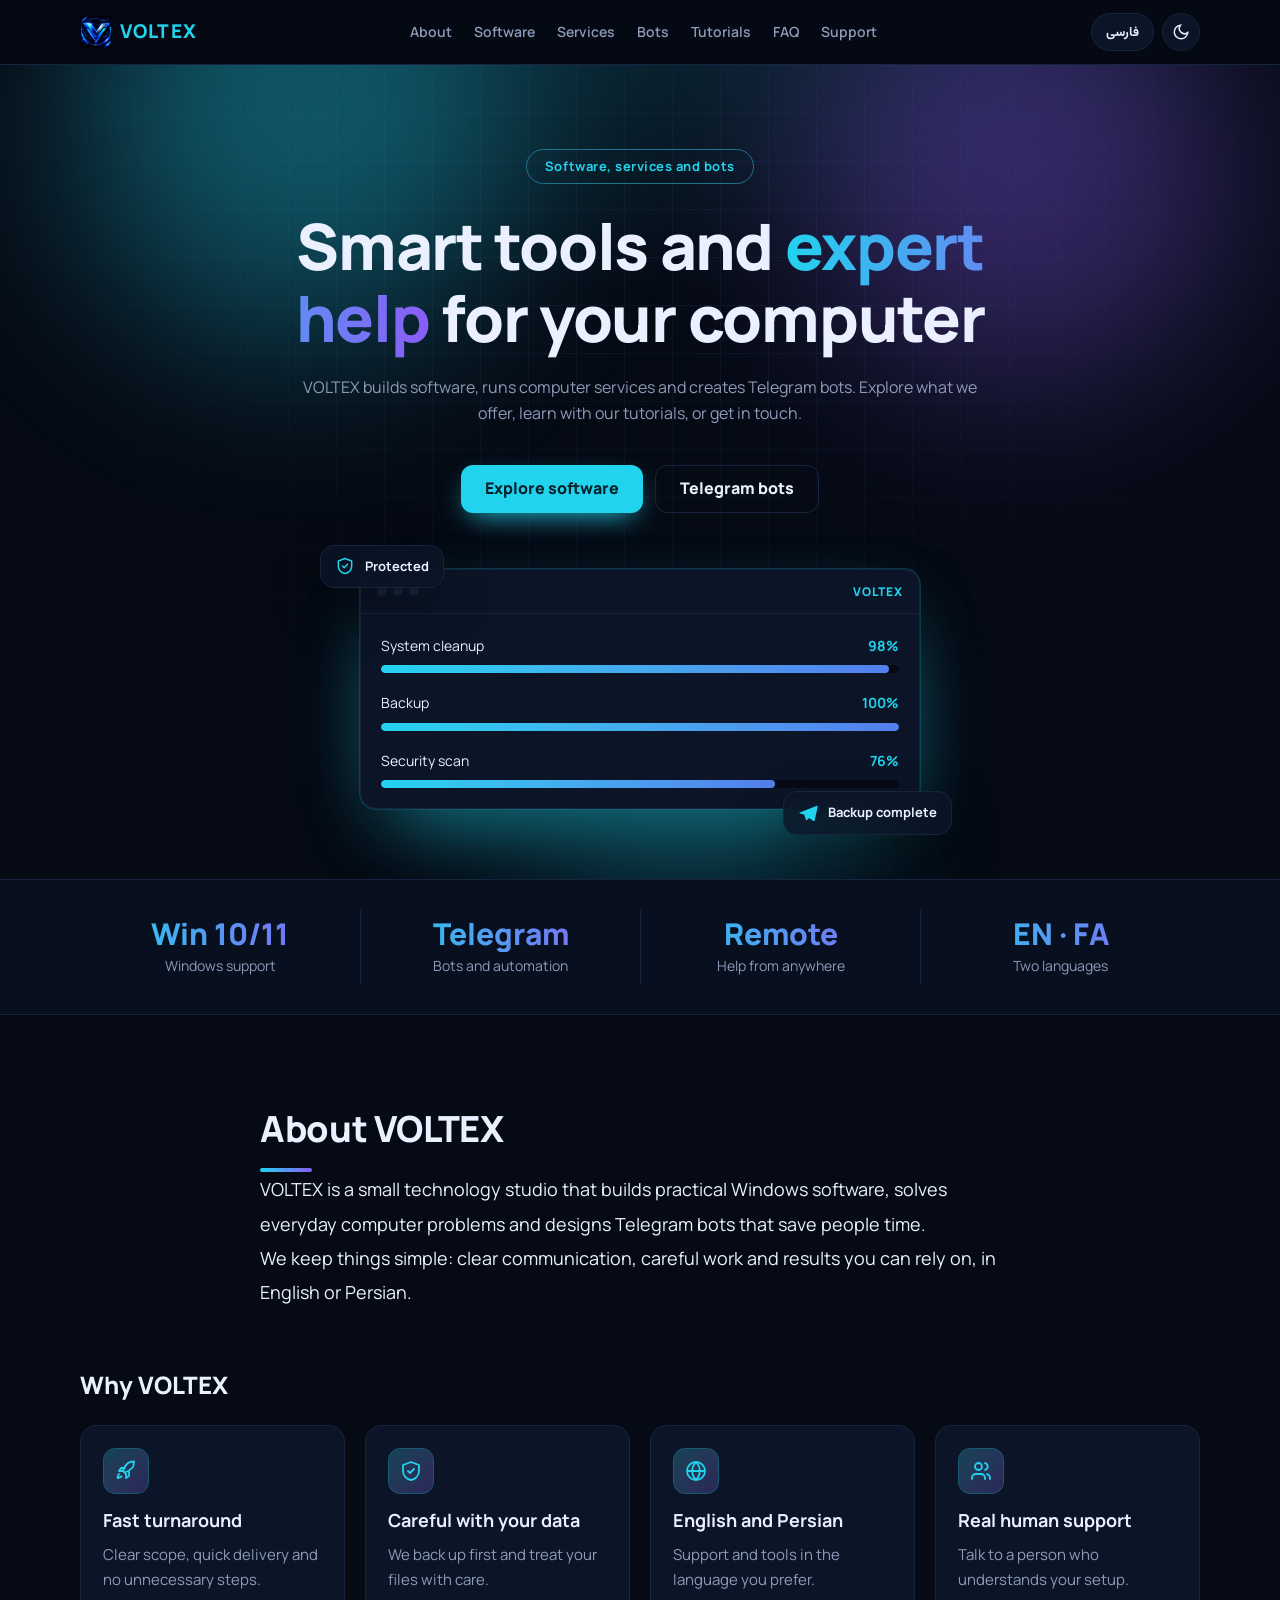
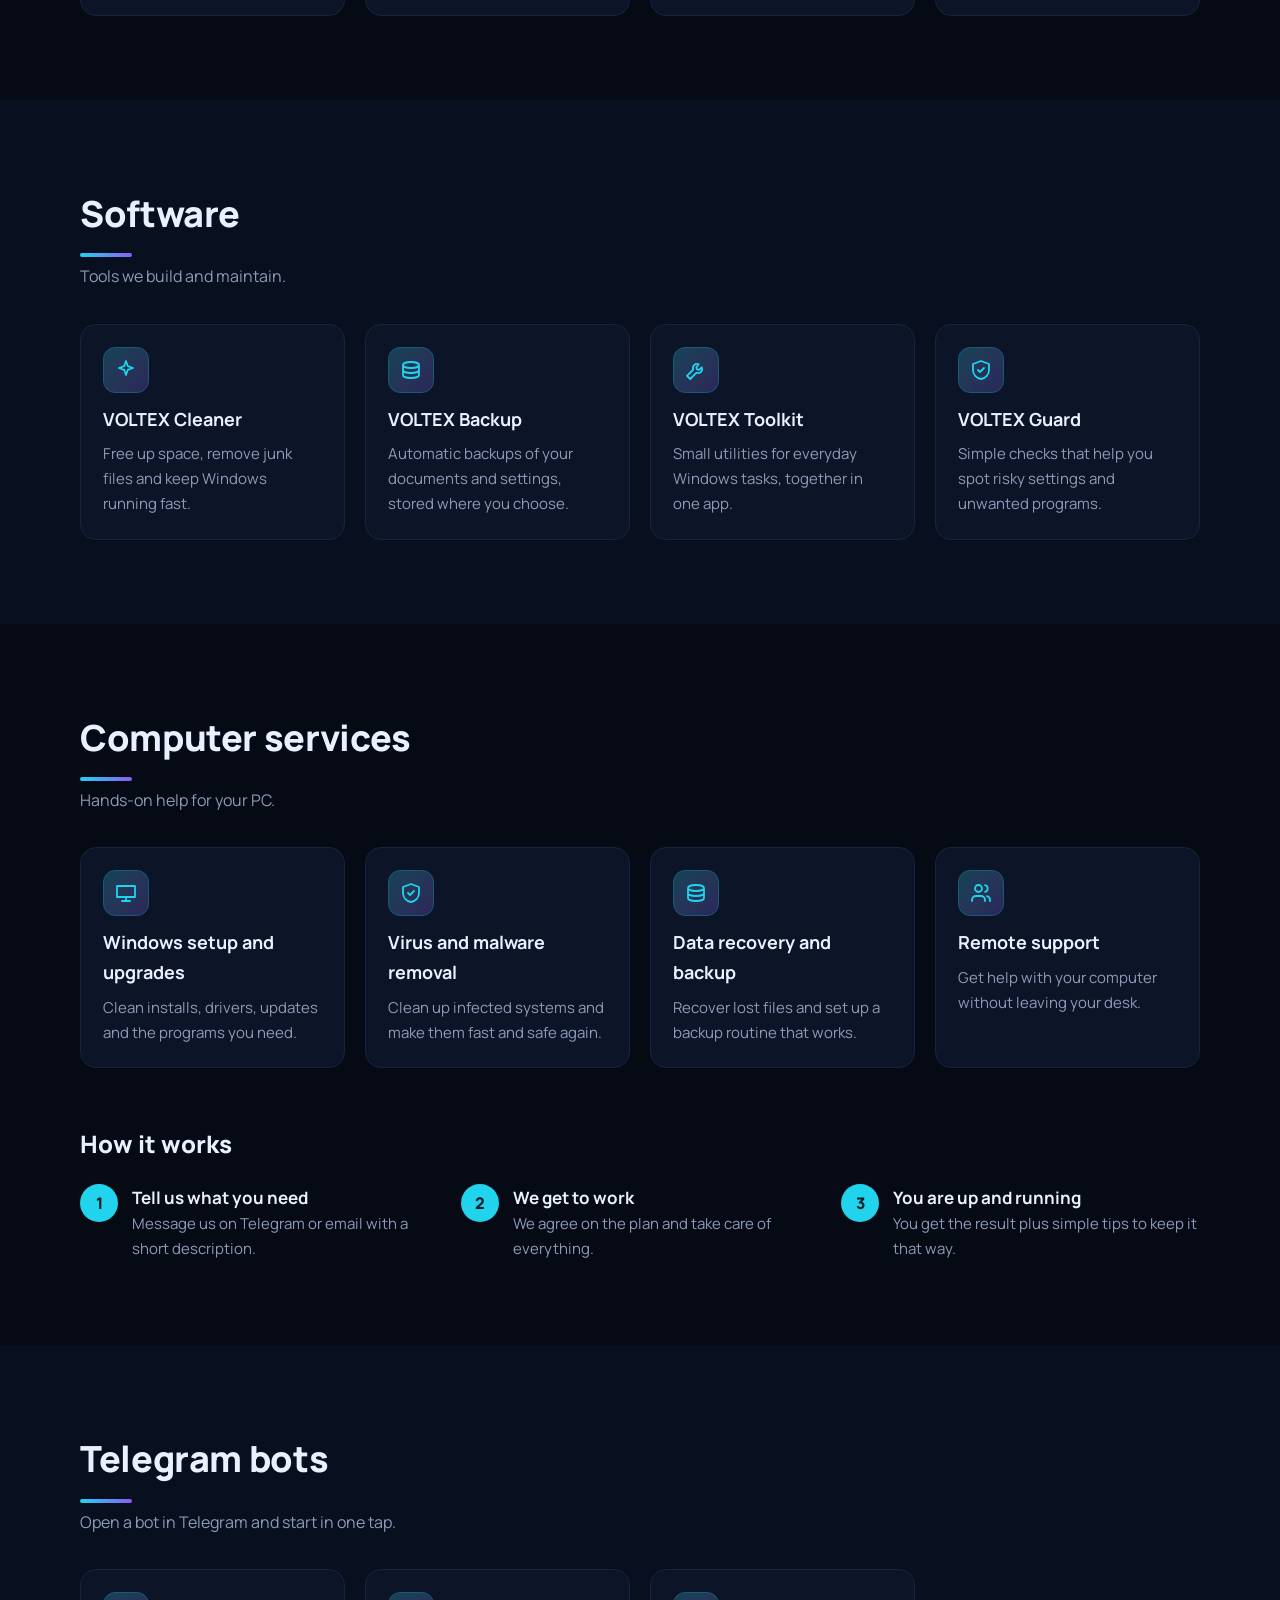
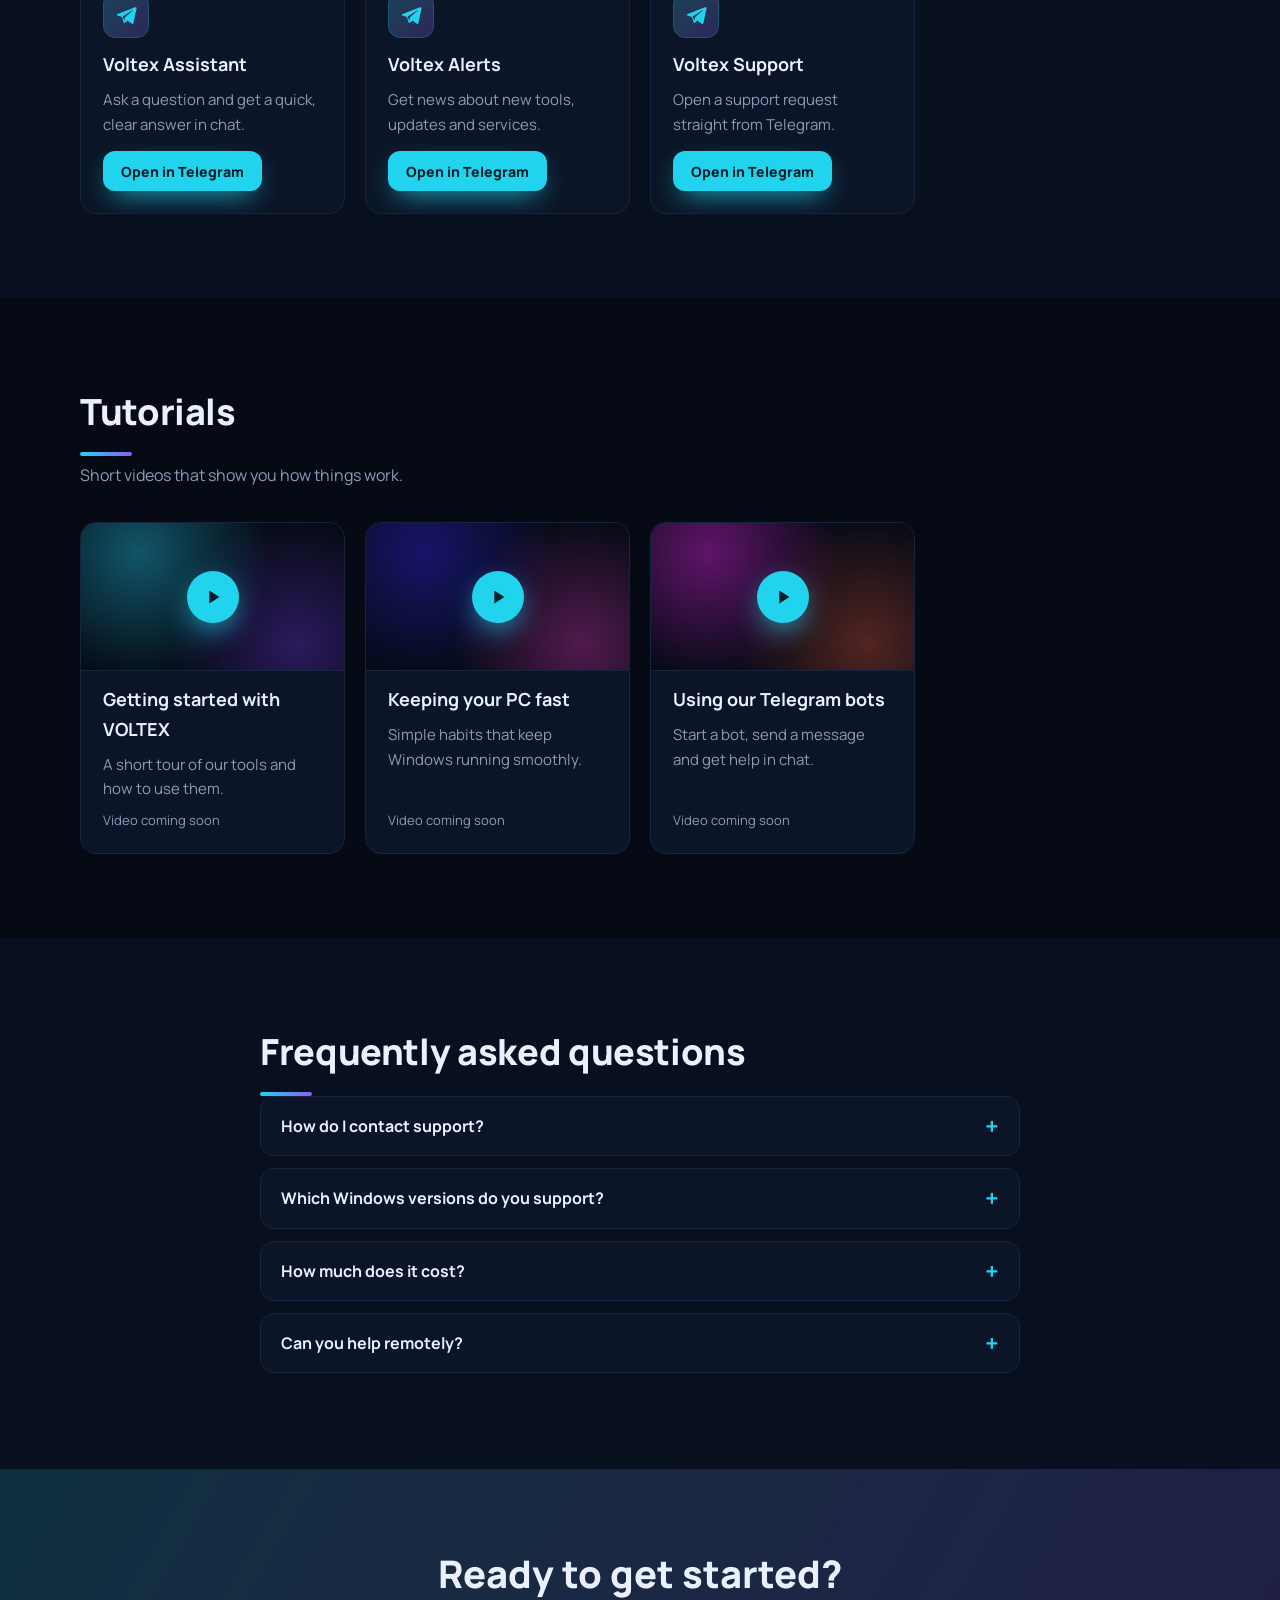
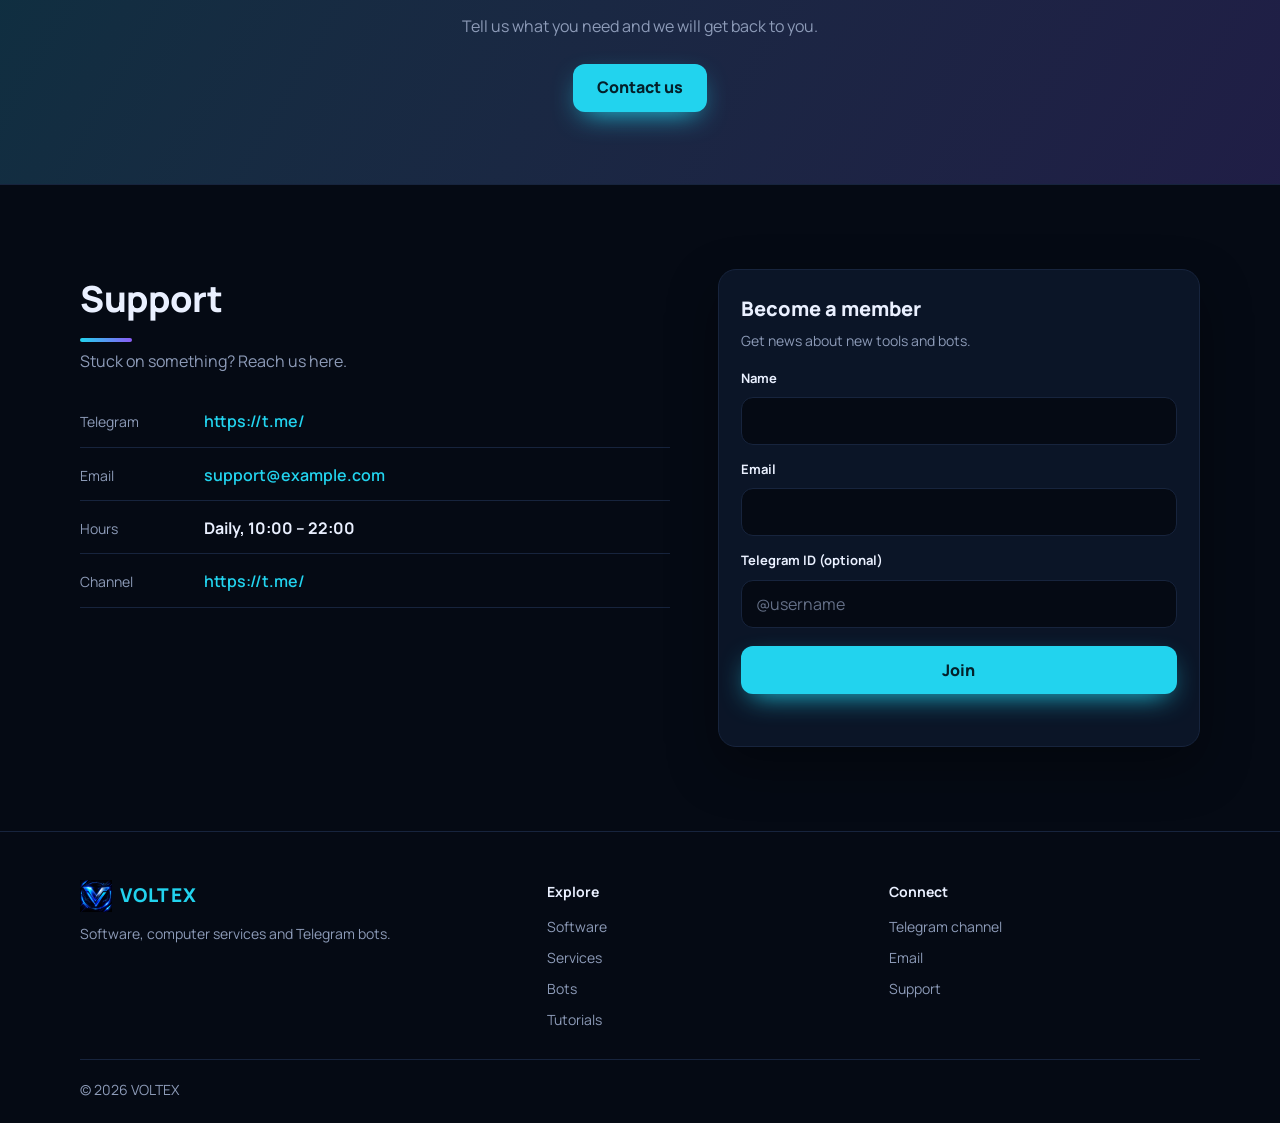
<file: index.html>
<!DOCTYPE html>
<html lang="en" dir="ltr" data-theme="dark">
<head>
<meta charset="utf-8">
<meta name="viewport" content="width=device-width, initial-scale=1">
<title>VOLTEX | Computer Services &amp; Telegram Bots | خدمات رایانه و ربات تلگرام</title>
<meta name="description" content="Windows software, computer services and Telegram bots. نرم‌افزار ویندوز، خدمات رایانه و ربات تلگرامی با پشتیبانی فارسی و انگلیسی.">
<meta name="robots" content="index,follow,max-image-preview:large">
<meta name="theme-color" content="#050a14">
<link rel="canonical" href="https://amir88987.github.io/VOLTEX-Site/">
<link rel="icon" type="image/png" sizes="64x64" href="favicon.png">
<link rel="apple-touch-icon" href="apple-touch-icon.png">
<meta property="og:type" content="website">
<meta property="og:site_name" content="VOLTEX">
<meta property="og:title" content="VOLTEX | Software, Computer Services &amp; Telegram Bots">
<meta property="og:description" content="Smart tools and expert help for your computer. ابزارهای هوشمند و کمک تخصصی برای رایانه شما.">
<meta property="og:url" content="https://amir88987.github.io/VOLTEX-Site/">
<meta property="og:image" content="https://amir88987.github.io/VOLTEX-Site/og-image.png">
<meta property="og:image:width" content="1200">
<meta property="og:image:height" content="630">
<meta property="og:locale" content="en_US">
<meta property="og:locale:alternate" content="fa_IR">
<meta name="twitter:card" content="summary_large_image">
<meta name="twitter:title" content="VOLTEX | Software, Computer Services &amp; Telegram Bots">
<meta name="twitter:description" content="Smart tools and expert help for your computer. ابزارهای هوشمند و کمک تخصصی برای رایانه شما.">
<meta name="twitter:image" content="https://amir88987.github.io/VOLTEX-Site/og-image.png">
<script type="application/ld+json">
{"@context":"https://schema.org","@graph":[
{"@type":"Organization","@id":"https://amir88987.github.io/VOLTEX-Site/#org","name":"VOLTEX","url":"https://amir88987.github.io/VOLTEX-Site/","logo":"https://amir88987.github.io/VOLTEX-Site/img/logo.png","description":"VOLTEX builds Windows software, provides computer services and creates Telegram bots, with support in English and Persian.","knowsAbout":["Windows software","Computer services","Telegram bots","Data backup and recovery"],"availableLanguage":["English","Persian"]},
{"@type":"WebSite","@id":"https://amir88987.github.io/VOLTEX-Site/#website","url":"https://amir88987.github.io/VOLTEX-Site/","name":"VOLTEX","inLanguage":["en","fa"],"publisher":{"@id":"https://amir88987.github.io/VOLTEX-Site/#org"}}
]}
</script>
<script>
  (function(){try{var t=localStorage.getItem("vx-theme")||"dark",l=localStorage.getItem("vx-lang")||"en",r=document.documentElement;
  r.dataset.theme=t;r.lang=l;r.dir=l==="fa"?"rtl":"ltr";}catch(e){}})();
</script>
<link rel="preconnect" href="https://fonts.googleapis.com">
<link rel="preconnect" href="https://fonts.gstatic.com" crossorigin>
<link href="https://fonts.googleapis.com/css2?family=Manrope:wght@400;500;600;700;800&family=Vazirmatn:wght@400;500;600;700;800&display=swap" rel="stylesheet">
<link rel="stylesheet" href="css/style.css">
</head>
<body>

<header class="nav">
  <div class="wrap nav-in">
    <a class="brand" href="#top" aria-label="VOLTEX">
      <img class="logo" src="img/logo.png" width="32" height="32" alt="">
      VOLTEX
    </a>
    <nav class="links" id="links">
      <a href="#about"><span class="en" lang="en">About</span><span class="fa" lang="fa">معرفی</span></a>
      <a href="#software"><span class="en" lang="en">Software</span><span class="fa" lang="fa">نرم‌افزار</span></a>
      <a href="#services"><span class="en" lang="en">Services</span><span class="fa" lang="fa">خدمات</span></a>
      <a href="#bots"><span class="en" lang="en">Bots</span><span class="fa" lang="fa">ربات‌ها</span></a>
      <a href="#tutorials"><span class="en" lang="en">Tutorials</span><span class="fa" lang="fa">آموزش‌ها</span></a>
      <a href="#faq"><span class="en" lang="en">FAQ</span><span class="fa" lang="fa">سوالات</span></a>
      <a href="#support"><span class="en" lang="en">Support</span><span class="fa" lang="fa">پشتیبانی</span></a>
    </nav>
    <div class="tools">
      <button class="chip" id="langBtn" type="button" aria-label="Language"><span class="en" lang="en">فارسی</span><span class="fa" lang="fa">EN</span></button>
      <button class="chip round" id="themeBtn" type="button" aria-label="Theme">
        <svg class="i-moon" width="18" height="18" viewBox="0 0 24 24" fill="none" stroke="currentColor" stroke-width="2"><path d="M21 12.8A9 9 0 1 1 11.2 3a7 7 0 0 0 9.8 9.8z"/></svg>
        <svg class="i-sun" width="18" height="18" viewBox="0 0 24 24" fill="none" stroke="currentColor" stroke-width="2"><circle cx="12" cy="12" r="4"/><path d="M12 2v2M12 20v2M4.9 4.9l1.4 1.4M17.7 17.7l1.4 1.4M2 12h2M20 12h2M4.9 19.1l1.4-1.4M17.7 6.3l1.4-1.4"/></svg>
      </button>
      <button class="chip round burger" id="burger" type="button" aria-label="Menu">
        <svg width="18" height="18" viewBox="0 0 24 24" fill="none" stroke="currentColor" stroke-width="2"><path d="M4 7h16M4 12h16M4 17h16"/></svg>
      </button>
    </div>
  </div>
</header>

<main id="top">
<section class="hero" id="home">
  <div class="aurora" aria-hidden="true"><i></i><i></i><i></i></div>
  <div class="wrap">
    <span class="pill"><span class="en" lang="en">Software, services and bots</span><span class="fa" lang="fa">نرم‌افزار، خدمات و ربات‌ها</span></span>
    <h1>
      <span class="en" lang="en">Smart tools and <em class="gt">expert help</em> for your computer</span>
      <span class="fa" lang="fa">ابزارهای هوشمند و <em class="gt">کمک تخصصی</em> برای رایانه شما</span>
    </h1>
    <p class="lead">
      <span class="en" lang="en">VOLTEX builds software, runs computer services and creates Telegram bots. Explore what we offer, learn with our tutorials, or get in touch.</span>
      <span class="fa" lang="fa">VOLTEX نرم‌افزار می‌سازد، خدمات رایانه ارائه می‌دهد و ربات تلگرامی طراحی می‌کند. محصولات ما را ببینید، از آموزش‌ها یاد بگیرید یا با ما تماس بگیرید.</span>
    </p>
    <div class="cta">
      <a class="btn" href="#software"><span class="en" lang="en">Explore software</span><span class="fa" lang="fa">مشاهده نرم‌افزارها</span></a>
      <a class="btn ghost" href="#bots"><span class="en" lang="en">Telegram bots</span><span class="fa" lang="fa">ربات‌های تلگرامی</span></a>
    </div>
    <div class="stage" aria-hidden="true">
      <div class="fl a"><svg width="20" height="20" viewBox="0 0 24 24" fill="none" stroke="currentColor" stroke-width="1.8" stroke-linecap="round" stroke-linejoin="round"><path d="M12 3 4 6v6c0 4.5 3.2 8 8 9 4.8-1 8-4.5 8-9V6z"/><path d="M9 12l2 2 4-4"/></svg><span><span class="en" lang="en">Protected</span><span class="fa" lang="fa">محافظت‌شده</span></span></div>
      <div class="fl b"><svg width="20" height="20" viewBox="0 0 24 24" fill="currentColor"><path d="M21.9 3.6 2.8 11c-1.3.5-1.3 1.3-.2 1.6l4.9 1.5 1.9 5.8c.2.6.1.8.7.8.5 0 .7-.2 1-.5l2.4-2.3 4.9 3.6c.9.5 1.5.2 1.7-.8L23.5 5c.3-1.3-.5-1.9-1.6-1.4z"/></svg><span><span class="en" lang="en">Backup complete</span><span class="fa" lang="fa">پشتیبان‌گیری کامل شد</span></span></div>
    <div class="mock">
      <div class="mock-top"><i></i><i></i><i></i><span>VOLTEX</span></div>
      <div class="mock-body">
        <div class="mrow"><span><span class="en" lang="en">System cleanup</span><span class="fa" lang="fa">پاکسازی سیستم</span></span><b>98%</b><div class="mbar"><span class="f" style="--w:98%"></span></div></div>
        <div class="mrow"><span><span class="en" lang="en">Backup</span><span class="fa" lang="fa">پشتیبان‌گیری</span></span><b>100%</b><div class="mbar"><span class="f" style="--w:100%"></span></div></div>
        <div class="mrow"><span><span class="en" lang="en">Security scan</span><span class="fa" lang="fa">اسکن امنیتی</span></span><b>76%</b><div class="mbar"><span class="f" style="--w:76%"></span></div></div>
      </div>
    </div>
    </div>
  </div>
</section>

<section class="stats"><div class="wrap stats-in" id="statsRow"><!--P:stats--><div class="stat"><b>Win 10/11</b><span><span class="en" lang="en">Windows support</span><span class="fa" lang="fa">پشتیبانی ویندوز</span></span></div><div class="stat"><b>Telegram</b><span><span class="en" lang="en">Bots and automation</span><span class="fa" lang="fa">ربات و اتوماسیون</span></span></div><div class="stat"><b>Remote</b><span><span class="en" lang="en">Help from anywhere</span><span class="fa" lang="fa">کمک از هر جا</span></span></div><div class="stat"><b>EN · FA</b><span><span class="en" lang="en">Two languages</span><span class="fa" lang="fa">دو زبانه</span></span></div><!--/P:stats--></div></section>

<section class="sec" id="about">
  <div class="wrap narrow">
    <h2 class="sh"><span class="en" lang="en">About VOLTEX</span><span class="fa" lang="fa">درباره VOLTEX</span></h2>
    <div class="about" id="aboutText"><!--P:about--><p class="en" lang="en">VOLTEX is a small technology studio that builds practical Windows software, solves everyday computer problems and designs Telegram bots that save people time.</p><p class="en" lang="en">We keep things simple: clear communication, careful work and results you can rely on, in English or Persian.</p><p class="fa" lang="fa">VOLTEX یک استودیوی فناوری است که نرم‌افزار کاربردی برای ویندوز می‌سازد، مشکلات روزمره رایانه را حل می‌کند و ربات‌های تلگرامی طراحی می‌کند که در وقت شما صرفه‌جویی می‌کنند.</p><p class="fa" lang="fa">ما ساده کار می‌کنیم: ارتباط شفاف، کار دقیق و نتیجه‌ای قابل اتکا، به زبان فارسی یا انگلیسی.</p><!--/P:about--></div>
  </div>
  <div class="wrap">
    <h3 class="sh2"><span class="en" lang="en">Why VOLTEX</span><span class="fa" lang="fa">چرا VOLTEX</span></h3>
    <div class="cards" id="featuresCards"><!--P:features--><article class="card"><div class="ico"><svg viewBox="0 0 24 24" aria-hidden="true"><path d="M12 15l-3-3a15 15 0 0 1 5-8c2-1.5 5-1.5 6-1.5 0 1 0 4-1.5 6a15 15 0 0 1-8 5z M9 12H5l2-3h4 M12 15v4l3-2v-4 M5 15c-1 1-1.5 4-1.5 4s3-.5 4-1.5"/></svg></div><h3><span class="en" lang="en">Fast turnaround</span><span class="fa" lang="fa">تحویل سریع</span></h3><p><span class="en" lang="en">Clear scope, quick delivery and no unnecessary steps.</span><span class="fa" lang="fa">کار شفاف، تحویل سریع و بدون مراحل اضافه.</span></p></article><article class="card"><div class="ico"><svg viewBox="0 0 24 24" aria-hidden="true"><path d="M12 3 4 6v6c0 4.5 3.2 8 8 9 4.8-1 8-4.5 8-9V6z M9 12l2 2 4-4"/></svg></div><h3><span class="en" lang="en">Careful with your data</span><span class="fa" lang="fa">مراقب اطلاعات شما</span></h3><p><span class="en" lang="en">We back up first and treat your files with care.</span><span class="fa" lang="fa">اول پشتیبان می‌گیریم و با فایل‌های شما با دقت رفتار می‌کنیم.</span></p></article><article class="card"><div class="ico"><svg viewBox="0 0 24 24" aria-hidden="true"><path d="M12 21a9 9 0 1 0 0-18 9 9 0 0 0 0 18z M3 12h18 M12 3c2.5 2.7 3.8 5.7 3.8 9s-1.3 6.3-3.8 9c-2.5-2.7-3.8-5.7-3.8-9S9.5 5.7 12 3z"/></svg></div><h3><span class="en" lang="en">English and Persian</span><span class="fa" lang="fa">فارسی و انگلیسی</span></h3><p><span class="en" lang="en">Support and tools in the language you prefer.</span><span class="fa" lang="fa">پشتیبانی و ابزارها به زبانی که ترجیح می‌دهید.</span></p></article><article class="card"><div class="ico"><svg viewBox="0 0 24 24" aria-hidden="true"><path d="M16 20v-1a4 4 0 0 0-4-4H7a4 4 0 0 0-4 4v1 M9.5 11a3.5 3.5 0 1 0 0-7 3.5 3.5 0 0 0 0 7z M21 20v-1a4 4 0 0 0-3-3.9 M16 4.1a3.5 3.5 0 0 1 0 6.8"/></svg></div><h3><span class="en" lang="en">Real human support</span><span class="fa" lang="fa">پشتیبانی انسانی</span></h3><p><span class="en" lang="en">Talk to a person who understands your setup.</span><span class="fa" lang="fa">با کسی صحبت کنید که وضعیت شما را می‌فهمد.</span></p></article><!--/P:features--></div>
  </div>
</section>

<section class="sec alt" id="software">
  <div class="wrap">
    <h2 class="sh"><span class="en" lang="en">Software</span><span class="fa" lang="fa">نرم‌افزارها</span></h2>
    <p class="sub"><span class="en" lang="en">Tools we build and maintain.</span><span class="fa" lang="fa">ابزارهایی که می‌سازیم و نگهداری می‌کنیم.</span></p>
    <div class="cards" id="softwareCards"><!--P:software--><article class="card sw"><div class="ico"><svg viewBox="0 0 24 24" aria-hidden="true"><path d="M12 3l1.8 5.2L19 10l-5.2 1.8L12 17l-1.8-5.2L5 10l5.2-1.8z"/></svg></div><h3><span class="en" lang="en">VOLTEX Cleaner</span><span class="fa" lang="fa">پاک‌کننده VOLTEX</span></h3><p><span class="en" lang="en">Free up space, remove junk files and keep Windows running fast.</span><span class="fa" lang="fa">فضا آزاد کنید، فایل‌های اضافی را حذف کنید و ویندوز را سریع نگه دارید.</span></p><div class="meta"><span class="chipm">Windows 10/11</span><span class="chipm">v1.0</span></div><span class="soon"><span class="en" lang="en">Coming soon</span><span class="fa" lang="fa">به‌زودی</span></span></article><article class="card sw"><div class="ico"><svg viewBox="0 0 24 24" aria-hidden="true"><path d="M4 7c0-1.7 3.6-3 8-3s8 1.3 8 3-3.6 3-8 3-8-1.3-8-3z M4 7v5c0 1.7 3.6 3 8 3s8-1.3 8-3V7 M4 12v5c0 1.7 3.6 3 8 3s8-1.3 8-3v-5"/></svg></div><h3><span class="en" lang="en">VOLTEX Backup</span><span class="fa" lang="fa">پشتیبان VOLTEX</span></h3><p><span class="en" lang="en">Automatic backups of your documents and settings, stored where you choose.</span><span class="fa" lang="fa">پشتیبان‌گیری خودکار از اسناد و تنظیمات، در مکانی که خودتان انتخاب می‌کنید.</span></p><div class="meta"><span class="chipm">Windows 10/11</span><span class="chipm">v1.0</span></div><span class="soon"><span class="en" lang="en">Coming soon</span><span class="fa" lang="fa">به‌زودی</span></span></article><article class="card sw"><div class="ico"><svg viewBox="0 0 24 24" aria-hidden="true"><path d="M14.7 6.3a4 4 0 0 0-5.4 5.2L3 17.8 6.2 21l6.3-6.3a4 4 0 0 0 5.2-5.4l-2.6 2.6-2.2-.5-.5-2.2z"/></svg></div><h3><span class="en" lang="en">VOLTEX Toolkit</span><span class="fa" lang="fa">جعبه‌ابزار VOLTEX</span></h3><p><span class="en" lang="en">Small utilities for everyday Windows tasks, together in one app.</span><span class="fa" lang="fa">ابزارهای کوچک برای کارهای روزمره ویندوز، همه در یک برنامه.</span></p><div class="meta"><span class="chipm">Windows 10/11</span><span class="chipm">v1.0</span></div><span class="soon"><span class="en" lang="en">Coming soon</span><span class="fa" lang="fa">به‌زودی</span></span></article><article class="card sw"><div class="ico"><svg viewBox="0 0 24 24" aria-hidden="true"><path d="M12 3 4 6v6c0 4.5 3.2 8 8 9 4.8-1 8-4.5 8-9V6z M9 12l2 2 4-4"/></svg></div><h3><span class="en" lang="en">VOLTEX Guard</span><span class="fa" lang="fa">محافظ VOLTEX</span></h3><p><span class="en" lang="en">Simple checks that help you spot risky settings and unwanted programs.</span><span class="fa" lang="fa">بررسی‌های ساده برای پیدا کردن تنظیمات پرخطر و برنامه‌های ناخواسته.</span></p><div class="meta"><span class="chipm">Windows 10/11</span><span class="chipm">v1.0</span></div><span class="soon"><span class="en" lang="en">Coming soon</span><span class="fa" lang="fa">به‌زودی</span></span></article><!--/P:software--></div>
  </div>
</section>

<section class="sec" id="services">
  <div class="wrap">
    <h2 class="sh"><span class="en" lang="en">Computer services</span><span class="fa" lang="fa">خدمات رایانه</span></h2>
    <p class="sub"><span class="en" lang="en">Hands-on help for your PC.</span><span class="fa" lang="fa">کمک تخصصی برای سیستم شما.</span></p>
    <div class="cards" id="servicesCards"><!--P:services--><article class="card"><div class="ico"><svg viewBox="0 0 24 24" aria-hidden="true"><path d="M3 5h18v11H3z M8 20h8 M12 16v4"/></svg></div><h3><span class="en" lang="en">Windows setup and upgrades</span><span class="fa" lang="fa">نصب و ارتقای ویندوز</span></h3><p><span class="en" lang="en">Clean installs, drivers, updates and the programs you need.</span><span class="fa" lang="fa">نصب تمیز، درایورها، به‌روزرسانی و برنامه‌های مورد نیاز شما.</span></p></article><article class="card"><div class="ico"><svg viewBox="0 0 24 24" aria-hidden="true"><path d="M12 3 4 6v6c0 4.5 3.2 8 8 9 4.8-1 8-4.5 8-9V6z M9 12l2 2 4-4"/></svg></div><h3><span class="en" lang="en">Virus and malware removal</span><span class="fa" lang="fa">حذف ویروس و بدافزار</span></h3><p><span class="en" lang="en">Clean up infected systems and make them fast and safe again.</span><span class="fa" lang="fa">پاکسازی سیستم‌های آلوده و برگرداندن سرعت و امنیت.</span></p></article><article class="card"><div class="ico"><svg viewBox="0 0 24 24" aria-hidden="true"><path d="M4 7c0-1.7 3.6-3 8-3s8 1.3 8 3-3.6 3-8 3-8-1.3-8-3z M4 7v5c0 1.7 3.6 3 8 3s8-1.3 8-3V7 M4 12v5c0 1.7 3.6 3 8 3s8-1.3 8-3v-5"/></svg></div><h3><span class="en" lang="en">Data recovery and backup</span><span class="fa" lang="fa">بازیابی و پشتیبان‌گیری اطلاعات</span></h3><p><span class="en" lang="en">Recover lost files and set up a backup routine that works.</span><span class="fa" lang="fa">بازیابی فایل‌های از دست رفته و راه‌اندازی پشتیبان‌گیری پایدار.</span></p></article><article class="card"><div class="ico"><svg viewBox="0 0 24 24" aria-hidden="true"><path d="M16 20v-1a4 4 0 0 0-4-4H7a4 4 0 0 0-4 4v1 M9.5 11a3.5 3.5 0 1 0 0-7 3.5 3.5 0 0 0 0 7z M21 20v-1a4 4 0 0 0-3-3.9 M16 4.1a3.5 3.5 0 0 1 0 6.8"/></svg></div><h3><span class="en" lang="en">Remote support</span><span class="fa" lang="fa">پشتیبانی از راه دور</span></h3><p><span class="en" lang="en">Get help with your computer without leaving your desk.</span><span class="fa" lang="fa">بدون ترک میز کار خود برای رایانه‌تان کمک بگیرید.</span></p></article><!--/P:services--></div>
    <h3 class="sh2"><span class="en" lang="en">How it works</span><span class="fa" lang="fa">چطور کار می‌کند</span></h3>
    <ol class="steps" id="stepsList"><!--P:steps--><li><span class="n">1</span><div><h4><span class="en" lang="en">Tell us what you need</span><span class="fa" lang="fa">نیاز خود را بگویید</span></h4><p><span class="en" lang="en">Message us on Telegram or email with a short description.</span><span class="fa" lang="fa">از طریق تلگرام یا ایمیل، کوتاه توضیح بدهید.</span></p></div></li><li><span class="n">2</span><div><h4><span class="en" lang="en">We get to work</span><span class="fa" lang="fa">ما شروع می‌کنیم</span></h4><p><span class="en" lang="en">We agree on the plan and take care of everything.</span><span class="fa" lang="fa">روی برنامه توافق می‌کنیم و همه چیز را انجام می‌دهیم.</span></p></div></li><li><span class="n">3</span><div><h4><span class="en" lang="en">You are up and running</span><span class="fa" lang="fa">آماده استفاده</span></h4><p><span class="en" lang="en">You get the result plus simple tips to keep it that way.</span><span class="fa" lang="fa">نتیجه را تحویل می‌گیرید، همراه با نکات ساده برای ادامه.</span></p></div></li><!--/P:steps--></ol>
  </div>
</section>

<section class="sec alt" id="bots">
  <div class="wrap">
    <h2 class="sh"><span class="en" lang="en">Telegram bots</span><span class="fa" lang="fa">ربات‌های تلگرامی</span></h2>
    <p class="sub"><span class="en" lang="en">Open a bot in Telegram and start in one tap.</span><span class="fa" lang="fa">ربات را در تلگرام باز کنید و با یک لمس شروع کنید.</span></p>
    <div class="cards" id="botsCards"><!--P:bots--><article class="card"><div class="ico tg"><svg width="22" height="22" viewBox="0 0 24 24" fill="currentColor"><path d="M21.9 3.6 2.8 11c-1.3.5-1.3 1.3-.2 1.6l4.9 1.5 1.9 5.8c.2.6.1.8.7.8.5 0 .7-.2 1-.5l2.4-2.3 4.9 3.6c.9.5 1.5.2 1.7-.8L23.5 5c.3-1.3-.5-1.9-1.6-1.4zM8.2 13.5l10.8-6.8c.5-.3 1-.1.6.2l-8.8 7.9-.3 3.7z"/></svg></div><h3>Voltex Assistant</h3><p><span class="en" lang="en">Ask a question and get a quick, clear answer in chat.</span><span class="fa" lang="fa">سوال بپرسید و در چت پاسخ سریع و روشن بگیرید.</span></p><a class="btn small" href="https://t.me/" target="_blank" rel="noopener"><span class="en" lang="en">Open in Telegram</span><span class="fa" lang="fa">باز کردن در تلگرام</span></a></article><article class="card"><div class="ico tg"><svg width="22" height="22" viewBox="0 0 24 24" fill="currentColor"><path d="M21.9 3.6 2.8 11c-1.3.5-1.3 1.3-.2 1.6l4.9 1.5 1.9 5.8c.2.6.1.8.7.8.5 0 .7-.2 1-.5l2.4-2.3 4.9 3.6c.9.5 1.5.2 1.7-.8L23.5 5c.3-1.3-.5-1.9-1.6-1.4zM8.2 13.5l10.8-6.8c.5-.3 1-.1.6.2l-8.8 7.9-.3 3.7z"/></svg></div><h3>Voltex Alerts</h3><p><span class="en" lang="en">Get news about new tools, updates and services.</span><span class="fa" lang="fa">از ابزارها، به‌روزرسانی‌ها و خدمات جدید باخبر شوید.</span></p><a class="btn small" href="https://t.me/" target="_blank" rel="noopener"><span class="en" lang="en">Open in Telegram</span><span class="fa" lang="fa">باز کردن در تلگرام</span></a></article><article class="card"><div class="ico tg"><svg width="22" height="22" viewBox="0 0 24 24" fill="currentColor"><path d="M21.9 3.6 2.8 11c-1.3.5-1.3 1.3-.2 1.6l4.9 1.5 1.9 5.8c.2.6.1.8.7.8.5 0 .7-.2 1-.5l2.4-2.3 4.9 3.6c.9.5 1.5.2 1.7-.8L23.5 5c.3-1.3-.5-1.9-1.6-1.4zM8.2 13.5l10.8-6.8c.5-.3 1-.1.6.2l-8.8 7.9-.3 3.7z"/></svg></div><h3>Voltex Support</h3><p><span class="en" lang="en">Open a support request straight from Telegram.</span><span class="fa" lang="fa">درخواست پشتیبانی را مستقیم از تلگرام ثبت کنید.</span></p><a class="btn small" href="https://t.me/" target="_blank" rel="noopener"><span class="en" lang="en">Open in Telegram</span><span class="fa" lang="fa">باز کردن در تلگرام</span></a></article><!--/P:bots--></div>
  </div>
</section>

<section class="sec" id="tutorials">
  <div class="wrap">
    <h2 class="sh"><span class="en" lang="en">Tutorials</span><span class="fa" lang="fa">آموزش‌ها</span></h2>
    <p class="sub"><span class="en" lang="en">Short videos that show you how things work.</span><span class="fa" lang="fa">ویدیوهای کوتاه برای یادگیری کار با ابزارها.</span></p>
    <div class="cards" id="tutorialsCards"><!--P:tutorials--><article class="card vid"><div class="thumb" style="--h:190;"><span class="play"><svg width="22" height="22" viewBox="0 0 24 24" fill="currentColor"><path d="M8 5v14l11-7z"/></svg></span></div><h3><span class="en" lang="en">Getting started with VOLTEX</span><span class="fa" lang="fa">شروع کار با VOLTEX</span></h3><p><span class="en" lang="en">A short tour of our tools and how to use them.</span><span class="fa" lang="fa">تور کوتاهی از ابزارهای ما و نحوه استفاده از آن‌ها.</span></p><span class="soon"><span class="en" lang="en">Video coming soon</span><span class="fa" lang="fa">ویدیو به‌زودی</span></span></article><article class="card vid"><div class="thumb" style="--h:245;"><span class="play"><svg width="22" height="22" viewBox="0 0 24 24" fill="currentColor"><path d="M8 5v14l11-7z"/></svg></span></div><h3><span class="en" lang="en">Keeping your PC fast</span><span class="fa" lang="fa">سریع نگه داشتن رایانه</span></h3><p><span class="en" lang="en">Simple habits that keep Windows running smoothly.</span><span class="fa" lang="fa">عادت‌های ساده برای روان ماندن ویندوز.</span></p><span class="soon"><span class="en" lang="en">Video coming soon</span><span class="fa" lang="fa">ویدیو به‌زودی</span></span></article><article class="card vid"><div class="thumb" style="--h:300;"><span class="play"><svg width="22" height="22" viewBox="0 0 24 24" fill="currentColor"><path d="M8 5v14l11-7z"/></svg></span></div><h3><span class="en" lang="en">Using our Telegram bots</span><span class="fa" lang="fa">استفاده از ربات‌های تلگرامی</span></h3><p><span class="en" lang="en">Start a bot, send a message and get help in chat.</span><span class="fa" lang="fa">ربات را استارت کنید، پیام بفرستید و در چت کمک بگیرید.</span></p><span class="soon"><span class="en" lang="en">Video coming soon</span><span class="fa" lang="fa">ویدیو به‌زودی</span></span></article><!--/P:tutorials--></div>
  </div>
</section>

<section class="sec alt" id="faq">
  <div class="wrap narrow">
    <h2 class="sh"><span class="en" lang="en">Frequently asked questions</span><span class="fa" lang="fa">سوالات متداول</span></h2>
    <div class="faq" id="faqList"><!--P:faq--><details><summary><span class="en" lang="en">How do I contact support?</span><span class="fa" lang="fa">چطور با پشتیبانی تماس بگیرم؟</span></summary><p><span class="en" lang="en">Use the Telegram or email links in the Support section at the bottom of this page.</span><span class="fa" lang="fa">از لینک‌های تلگرام یا ایمیل در بخش پشتیبانی پایین همین صفحه استفاده کنید.</span></p></details><details><summary><span class="en" lang="en">Which Windows versions do you support?</span><span class="fa" lang="fa">از کدام نسخه‌های ویندوز پشتیبانی می‌کنید؟</span></summary><p><span class="en" lang="en">Windows 10 and Windows 11.</span><span class="fa" lang="fa">ویندوز ۱۰ و ویندوز ۱۱.</span></p></details><details><summary><span class="en" lang="en">How much does it cost?</span><span class="fa" lang="fa">هزینه چقدر است؟</span></summary><p><span class="en" lang="en">It depends on the task. Send us a short description and we will tell you the price before we start.</span><span class="fa" lang="fa">بستگی به نوع کار دارد. توضیح کوتاهی بفرستید و قبل از شروع، هزینه را اعلام می‌کنیم.</span></p></details><details><summary><span class="en" lang="en">Can you help remotely?</span><span class="fa" lang="fa">می‌توانید از راه دور کمک کنید؟</span></summary><p><span class="en" lang="en">Yes. Most problems can be solved remotely while you watch.</span><span class="fa" lang="fa">بله. بیشتر مشکلات از راه دور و همزمان با نظارت شما حل می‌شود.</span></p></details><!--/P:faq--></div>
  </div>
</section>

<section class="cta-band">
  <div class="wrap">
    <h2><span class="en" lang="en">Ready to get started?</span><span class="fa" lang="fa">آماده شروع هستید؟</span></h2>
    <p><span class="en" lang="en">Tell us what you need and we will get back to you.</span><span class="fa" lang="fa">نیاز خود را بگویید تا با شما تماس بگیریم.</span></p>
    <a class="btn" href="#support"><span class="en" lang="en">Contact us</span><span class="fa" lang="fa">تماس با ما</span></a>
  </div>
</section>

<section class="sec" id="support">
  <div class="wrap two">
    <div>
      <h2 class="sh"><span class="en" lang="en">Support</span><span class="fa" lang="fa">پشتیبانی</span></h2>
      <p class="sub"><span class="en" lang="en">Stuck on something? Reach us here.</span><span class="fa" lang="fa">مشکلی دارید؟ از اینجا با ما در تماس باشید.</span></p>
      <ul class="contact" id="contactList"><!--P:contact--><li><span><span class="en" lang="en">Telegram</span><span class="fa" lang="fa">تلگرام</span></span><a href="https://t.me/" dir="ltr" target="_blank" rel="noopener">https://t.me/</a></li><li><span><span class="en" lang="en">Email</span><span class="fa" lang="fa">ایمیل</span></span><a href="mailto:support@example.com" dir="ltr">support@example.com</a></li><li><span><span class="en" lang="en">Hours</span><span class="fa" lang="fa">ساعت پاسخگویی</span></span><b><span class="en" lang="en">Daily, 10:00 – 22:00</span><span class="fa" lang="fa">هر روز، ۱۰ تا ۲۲</span></b></li><li><span><span class="en" lang="en">Channel</span><span class="fa" lang="fa">کانال</span></span><a href="https://t.me/" dir="ltr" target="_blank" rel="noopener">https://t.me/</a></li><!--/P:contact--></ul>
    </div>
    <div class="panel join">
      <h3><span class="en" lang="en">Become a member</span><span class="fa" lang="fa">عضو شوید</span></h3>
      <p class="hint"><span class="en" lang="en">Get news about new tools and bots.</span><span class="fa" lang="fa">از ابزارها و ربات‌های جدید باخبر شوید.</span></p>
      <div class="field"><label for="jName"><span class="en" lang="en">Name</span><span class="fa" lang="fa">نام</span></label><input id="jName" type="text" autocomplete="name"></div>
      <div class="field"><label for="jEmail"><span class="en" lang="en">Email</span><span class="fa" lang="fa">ایمیل</span></label><input id="jEmail" type="email" dir="ltr" autocomplete="email"></div>
      <div class="field"><label for="jTg"><span class="en" lang="en">Telegram ID (optional)</span><span class="fa" lang="fa">آیدی تلگرام (اختیاری)</span></label><input id="jTg" type="text" dir="ltr" placeholder="@username"></div>
      <button class="btn wide" id="joinBtn" type="button"><span class="en" lang="en">Join</span><span class="fa" lang="fa">عضویت</span></button>
      <p class="msg" id="joinMsg" role="status"></p>
    </div>
  </div>
</section>
</main>

<footer class="foot">
  <div class="wrap foot-grid">
    <div>
      <a class="brand" href="#top"><img class="logo" src="img/logo.png" width="32" height="32" alt="">VOLTEX</a>
      <p class="fnote"><span class="en" lang="en">Software, computer services and Telegram bots.</span><span class="fa" lang="fa">نرم‌افزار، خدمات رایانه و ربات‌های تلگرامی.</span></p>
    </div>
    <div class="fcol">
      <h5><span class="en" lang="en">Explore</span><span class="fa" lang="fa">بخش‌ها</span></h5>
      <a href="#software"><span class="en" lang="en">Software</span><span class="fa" lang="fa">نرم‌افزار</span></a>
      <a href="#services"><span class="en" lang="en">Services</span><span class="fa" lang="fa">خدمات</span></a>
      <a href="#bots"><span class="en" lang="en">Bots</span><span class="fa" lang="fa">ربات‌ها</span></a>
      <a href="#tutorials"><span class="en" lang="en">Tutorials</span><span class="fa" lang="fa">آموزش‌ها</span></a>
    </div>
    <div class="fcol">
      <h5><span class="en" lang="en">Connect</span><span class="fa" lang="fa">ارتباط</span></h5>
      <a id="fTg" target="_blank" rel="noopener" hidden><span class="en" lang="en">Telegram channel</span><span class="fa" lang="fa">کانال تلگرام</span></a>
      <a id="fMail" hidden><span class="en" lang="en">Email</span><span class="fa" lang="fa">ایمیل</span></a>
      <a href="#support"><span class="en" lang="en">Support</span><span class="fa" lang="fa">پشتیبانی</span></a>
    </div>
  </div>
  <div class="wrap foot-in"><span>© <span id="yr"></span> VOLTEX</span></div>
</footer>

<script src="js/content.js"></script>
<script src="js/app.js"></script>
</body>
</html>
</file>
<file: css/style.css>
:root[data-theme="dark"]{--bg:#050a14;--bg2:#08101f;--surface:#0b1527;--line:#17243d;--text:#eaf0ff;--muted:#8d9bb8;--accent:#22d3ee;--accent-ink:#04202a;--glow:rgba(34,211,238,.13);--shadow:0 20px 50px rgba(0,0,0,.35)}
:root[data-theme="light"]{--bg:#f3f6fb;--bg2:#eaf0f8;--surface:#ffffff;--line:#d9e2ef;--text:#0a1426;--muted:#53647f;--accent:#0e7490;--accent-ink:#ffffff;--glow:rgba(14,116,144,.10);--shadow:0 20px 40px rgba(20,40,80,.08)}

*{box-sizing:border-box;margin:0}
html{scroll-behavior:smooth;scroll-padding-top:76px}
body{background:var(--bg);color:var(--text);font:400 16px/1.65 'Manrope','Vazirmatn',system-ui,sans-serif;transition:background .25s,color .25s}
html[lang="fa"] body{font-family:'Vazirmatn','Manrope',system-ui,sans-serif}
a{color:inherit;text-decoration:none}
button,input,select{font:inherit;color:inherit}
:focus-visible{outline:2px solid var(--accent);outline-offset:3px;border-radius:8px}

/* bilingual switch */
html[lang="fa"] .en{display:none!important}
html:not([lang="fa"]) .fa{display:none!important}

.wrap{width:min(1120px,92%);margin-inline:auto}
.narrow{width:min(760px,92%)}

/* nav */
.nav{position:sticky;top:0;z-index:20;background:color-mix(in srgb,var(--bg) 85%,transparent);backdrop-filter:blur(12px);border-bottom:1px solid var(--line)}
.nav-in{display:flex;align-items:center;justify-content:space-between;height:64px;gap:16px}
.brand{display:flex;align-items:center;gap:8px;font-weight:800;letter-spacing:.06em;color:var(--accent);font-size:19px}
.links{display:flex;gap:22px;font-size:14px;font-weight:600;color:var(--muted)}
.links a:hover{color:var(--text)}
.tools{display:flex;gap:8px;align-items:center}
.chip{height:38px;padding:0 14px;border:1px solid var(--line);background:var(--surface);border-radius:999px;cursor:pointer;font-size:13px;font-weight:700;display:inline-flex;align-items:center;justify-content:center}
.chip.round{width:38px;padding:0}
.chip:hover{border-color:var(--accent)}
.burger{display:none}
.i-sun{display:none}
html[data-theme="light"] .i-sun{display:block}
html[data-theme="light"] .i-moon{display:none}

/* hero */
.hero{padding:84px 0 70px;text-align:center;background:radial-gradient(900px 380px at 50% -40px,var(--glow),transparent 70%)}
.pill{display:inline-block;padding:6px 18px;border:1px solid color-mix(in srgb,var(--accent) 45%,var(--line));border-radius:999px;font-size:13px;font-weight:700;color:var(--accent);letter-spacing:.04em}
.hero h1{font-size:clamp(34px,6vw,64px);line-height:1.12;font-weight:800;letter-spacing:-.02em;margin:26px auto 20px;max-width:15em;text-wrap:balance}
html[lang="fa"] .hero h1{letter-spacing:0;line-height:1.35}
.lead{max-width:44em;margin:0 auto 38px;color:var(--muted)}

.panel{background:var(--surface);border:1px solid var(--line);border-radius:18px;padding:22px;box-shadow:var(--shadow)}
label{display:block;font-size:13px;font-weight:700;margin-bottom:8px}
input,select{width:100%;height:48px;padding:0 14px;background:var(--bg);border:1px solid var(--line);border-radius:12px;transition:border-color .2s}
input:focus,select:focus{border-color:var(--accent);outline:none}
input::placeholder{color:var(--muted);opacity:.7}
select:disabled,input:disabled{opacity:.55}

.btn{height:48px;padding:0 24px;border:0;border-radius:12px;background:var(--accent);color:var(--accent-ink);font-weight:800;cursor:pointer;white-space:nowrap;display:inline-flex;align-items:center;justify-content:center;transition:filter .2s,transform .1s}
.btn:hover{filter:brightness(1.1)}
.btn:active{transform:translateY(1px)}
.btn:disabled{opacity:.45;cursor:not-allowed;filter:none}
.btn.wide{width:100%;margin-top:18px}
.btn.small{height:40px;padding:0 18px;font-size:14px;margin-top:6px}

.msg{min-height:1.4em;margin-top:10px;font-size:14px;color:var(--muted)}
.msg.err{color:#f87171}
.msg.ok{color:#34d399}

.hint{color:var(--muted);font-size:14px;margin:4px 0 16px}

/* sections */
.sec{padding:84px 0}
.sec.alt{background:var(--bg2)}
.sh{font-size:clamp(26px,3.4vw,36px);font-weight:800;letter-spacing:-.01em}
.sub{color:var(--muted);margin:6px 0 34px}
.about p{font-size:18px;line-height:1.9;color:var(--text)}
.cards{display:grid;grid-template-columns:repeat(auto-fill,minmax(260px,1fr));gap:20px}
.card{background:var(--surface);border:1px solid var(--line);border-radius:16px;padding:22px;display:flex;flex-direction:column;gap:8px;align-items:flex-start;transition:border-color .2s}
.card:hover{border-color:color-mix(in srgb,var(--accent) 55%,var(--line))}
.card h3{font-size:18px;font-weight:700}
.card p{color:var(--muted);font-size:15px;flex:1}
.ico{width:46px;height:46px;border-radius:12px;display:grid;place-items:center;font-size:22px;background:var(--glow);margin-bottom:4px}
.ico.tg{color:var(--accent)}
.more{color:var(--accent);font-weight:700;font-size:14px}
.more:hover{text-decoration:underline}
.soon{font-size:13px;color:var(--muted)}
.empty{color:var(--muted);grid-column:1/-1}
.vid{padding:0;overflow:hidden}
.vid>*:not(.thumb){margin-inline:22px}
.vid>*:last-child{margin-bottom:22px}
.thumb{width:100%;aspect-ratio:16/9;background:linear-gradient(135deg,var(--glow),var(--bg)) center/cover;display:grid;place-items:center;margin-bottom:6px;border-bottom:1px solid var(--line)}
.play{width:52px;height:52px;border-radius:50%;display:grid;place-items:center;background:var(--accent);color:var(--accent-ink)}

.two{display:grid;grid-template-columns:1.1fr .9fr;gap:48px;align-items:start}
.contact{list-style:none;padding:0;display:grid;gap:14px}
.contact li{display:flex;gap:14px;align-items:baseline;border-bottom:1px solid var(--line);padding-bottom:12px;flex-wrap:wrap}
.contact li>span{min-width:110px;color:var(--muted);font-size:14px}
.contact a{color:var(--accent);font-weight:600;overflow-wrap:anywhere}
.join h3{font-size:20px;font-weight:800}
.join .field{margin-top:14px}

.foot{border-top:1px solid var(--line);padding:26px 0;color:var(--muted);font-size:14px}
.foot-in{display:flex;gap:10px 24px;justify-content:space-between;flex-wrap:wrap}
.foot a:hover{color:var(--text)}

@media (max-width:860px){
  .links{position:absolute;inset:64px 0 auto 0;flex-direction:column;gap:0;background:var(--bg);border-bottom:1px solid var(--line);display:none;padding:8px 4%}
  .links.open{display:flex}
  .links a{padding:12px 0;border-bottom:1px solid var(--line)}
  .burger{display:inline-flex}
  .two{grid-template-columns:1fr;gap:36px}
  .hero{padding-top:56px}
}
@media (max-width:560px){
}
@media (prefers-reduced-motion:reduce){*{animation:none!important;transition:none!important;scroll-behavior:auto!important}}

.cta{display:flex;gap:12px;justify-content:center;flex-wrap:wrap}
.btn.ghost{background:transparent;color:var(--text);border:1px solid var(--line)}
.btn.ghost:hover{border-color:var(--accent);filter:none}

/* ---- polish ---- */
.hero{position:relative;overflow:hidden}
.hero::before{content:"";position:absolute;inset:0;background-image:linear-gradient(var(--line) 1px,transparent 1px),linear-gradient(90deg,var(--line) 1px,transparent 1px);background-size:48px 48px;opacity:.45;-webkit-mask-image:radial-gradient(ellipse at 50% 0,#000 15%,transparent 70%);mask-image:radial-gradient(ellipse at 50% 0,#000 15%,transparent 70%)}
.hero .wrap{position:relative}
.mock{max-width:560px;margin:56px auto 0;background:var(--surface);border:1px solid var(--line);border-radius:16px;box-shadow:var(--shadow);text-align:start;overflow:hidden}
.mock-top{display:flex;gap:6px;align-items:center;padding:12px 16px;border-bottom:1px solid var(--line)}
.mock-top i{width:10px;height:10px;border-radius:50%;background:var(--line)}
.mock-top>span{margin-inline-start:auto;font-size:12px;font-weight:800;letter-spacing:.08em;color:var(--accent)}
.mock-body{padding:20px;display:grid;gap:18px}
.mrow{display:grid;grid-template-columns:1fr auto;gap:8px 12px;font-size:14px}
.mrow b{color:var(--accent)}
.mbar{grid-column:1/-1;height:8px;border-radius:99px;background:var(--bg);overflow:hidden}
.mbar .f{display:block;height:100%;width:var(--w);background:linear-gradient(90deg,var(--accent),color-mix(in srgb,var(--accent) 45%,#7c3aed));border-radius:99px;animation:fill 1.6s ease-out both}
@keyframes fill{from{width:0}}
.stats{border-block:1px solid var(--line);background:var(--bg2)}
.stats-in{display:grid;grid-template-columns:repeat(auto-fit,minmax(160px,1fr));gap:16px;padding:30px 0;text-align:center}
.stat b{display:block;font-size:34px;font-weight:800;color:var(--accent);line-height:1.2}
.stat span{color:var(--muted);font-size:14px}
.sh2{font-size:24px;font-weight:800;margin:56px 0 20px}
.about+*{margin-top:0}
.card{transition:border-color .2s,transform .2s}
.card:hover{transform:translateY(-3px)}
.steps{list-style:none;padding:0;display:grid;grid-template-columns:repeat(auto-fit,minmax(240px,1fr));gap:22px}
.steps li{display:flex;gap:14px;align-items:flex-start}
.n{flex:none;width:38px;height:38px;border-radius:50%;display:grid;place-items:center;background:var(--accent);color:var(--accent-ink);font-weight:800}
.steps h4{font-size:17px;font-weight:700}
.steps p{color:var(--muted);font-size:15px}
.faq details{background:var(--surface);border:1px solid var(--line);border-radius:14px;padding:16px 20px;margin-bottom:12px}
.faq details[open]{border-color:color-mix(in srgb,var(--accent) 50%,var(--line))}
.faq summary{cursor:pointer;font-weight:700;list-style:none;display:flex;justify-content:space-between;align-items:center;gap:12px}
.faq summary::-webkit-details-marker{display:none}
.faq summary::after{content:"+";color:var(--accent);font-size:24px;line-height:1}
.faq details[open] summary::after{content:"\2013"}
.faq p{color:var(--muted);margin-top:10px}
.cta-band{padding:72px 0;text-align:center;background:linear-gradient(135deg,var(--glow),transparent),var(--bg2);border-block:1px solid var(--line)}
.cta-band h2{font-size:clamp(26px,3.6vw,38px);font-weight:800}
.cta-band p{color:var(--muted);margin:8px 0 24px}
html.js .rv{opacity:0;transform:translateY(16px);transition:opacity .6s ease,transform .6s ease}
html.js .rv.in{opacity:1;transform:none}

/* ---- premium layer ---- */
:root[data-theme="dark"]{--a2:#8b5cf6}
:root[data-theme="light"]{--a2:#6d28d9}
.gt{font-style:normal;background:linear-gradient(90deg,var(--accent),var(--a2));-webkit-background-clip:text;background-clip:text;color:transparent}
.btn{box-shadow:0 10px 28px -10px var(--accent)}
.btn.ghost{box-shadow:none}
.aurora{position:absolute;inset:0;overflow:hidden;pointer-events:none}
.aurora i{position:absolute;border-radius:50%;filter:blur(90px);opacity:.34;animation:drift 14s ease-in-out infinite alternate}
.aurora i:nth-child(1){width:440px;height:440px;background:var(--accent);top:-160px;inset-inline-start:6%}
.aurora i:nth-child(2){width:420px;height:420px;background:var(--a2);top:-100px;inset-inline-end:4%;animation-delay:-5s}
.aurora i:nth-child(3){width:300px;height:300px;background:var(--accent);bottom:-140px;inset-inline-start:42%;opacity:.18;animation-delay:-9s}
html[data-theme="light"] .aurora i{opacity:.2}
@keyframes drift{to{transform:translate(50px,34px) scale(1.18)}}
.stage{position:relative;max-width:560px;margin:56px auto 0}
.stage .mock{margin:0;box-shadow:var(--shadow),0 0 0 1px color-mix(in srgb,var(--accent) 22%,transparent),0 30px 80px -30px var(--accent)}
.fl{position:absolute;z-index:2;display:flex;gap:10px;align-items:center;padding:10px 14px;background:color-mix(in srgb,var(--surface) 82%,transparent);-webkit-backdrop-filter:blur(10px);backdrop-filter:blur(10px);border:1px solid var(--line);border-radius:14px;box-shadow:var(--shadow);font-size:13px;font-weight:700;animation:floaty 6s ease-in-out infinite}
.fl svg{color:var(--accent);flex:none}
.fl.a{top:-24px;inset-inline-start:-40px}
.fl.b{bottom:-26px;inset-inline-end:-32px;animation-delay:-3s}
@keyframes floaty{50%{transform:translateY(-9px)}}
@media (max-width:640px){.fl.a{inset-inline-start:-6px}.fl.b{inset-inline-end:-6px}}
.sh::after{content:"";display:block;width:52px;height:4px;border-radius:4px;margin-top:10px;background:linear-gradient(90deg,var(--accent),var(--a2))}
.stat b{background:linear-gradient(90deg,var(--accent),var(--a2));-webkit-background-clip:text;background-clip:text;color:transparent;font-size:30px}
.stats-in{gap:0}
.stat{padding:6px 12px;border-inline-start:1px solid var(--line)}
.stat:first-child{border-inline-start:0}
@media (max-width:640px){.stat{border:0}}
.card{position:relative;overflow:hidden}
.card::before{content:"";position:absolute;inset:0;pointer-events:none;opacity:0;transition:opacity .25s;background:radial-gradient(260px circle at var(--mx,50%) var(--my,0%),color-mix(in srgb,var(--accent) 16%,transparent),transparent 70%)}
.card:hover::before{opacity:1}
.card>*{position:relative}
.ico{background:linear-gradient(135deg,color-mix(in srgb,var(--accent) 24%,transparent),color-mix(in srgb,var(--a2) 24%,transparent));color:var(--accent);border:1px solid color-mix(in srgb,var(--accent) 30%,var(--line))}
.ico:not(.tg) svg{width:24px;height:24px;fill:none;stroke:currentColor;stroke-width:1.8;stroke-linecap:round;stroke-linejoin:round}
.thumb{background:radial-gradient(circle at 22% 20%,hsl(var(--h,190) 90% 55%/.38),transparent 55%),radial-gradient(circle at 82% 82%,hsl(calc(var(--h,190) + 70) 90% 60%/.32),transparent 52%),var(--bg);background-size:cover;background-position:center}
.play{box-shadow:0 10px 30px -8px var(--accent);transition:transform .2s}
.vid:hover .play{transform:scale(1.1)}
.cta-band{background:linear-gradient(120deg,color-mix(in srgb,var(--accent) 16%,transparent),color-mix(in srgb,var(--a2) 18%,transparent)),var(--bg2)}
.nav{transition:box-shadow .25s}
.nav.scrolled{box-shadow:0 8px 30px -18px #000}
#prog{position:fixed;top:0;inset-inline:0;height:3px;z-index:30;transform-origin:left;transform:scaleX(0);background:linear-gradient(90deg,var(--accent),var(--a2))}
html[dir="rtl"] #prog{transform-origin:right}
#toTop{position:fixed;bottom:22px;inset-inline-end:22px;width:44px;height:44px;border-radius:50%;border:1px solid var(--line);background:var(--surface);color:var(--accent);cursor:pointer;display:grid;place-items:center;opacity:0;pointer-events:none;transition:opacity .25s,transform .25s;z-index:25;box-shadow:var(--shadow)}
#toTop.on{opacity:1;pointer-events:auto}
#toTop:hover{transform:translateY(-3px)}
.foot{padding:48px 0 22px}
.foot-grid{display:grid;grid-template-columns:1.4fr 1fr 1fr;gap:32px;margin-bottom:28px}
.fnote{margin-top:10px;max-width:26em}
.fcol{display:grid;gap:8px;align-content:start}
.fcol h5{color:var(--text);font-size:14px;margin-bottom:4px}
.fcol a:hover{color:var(--accent)}
.foot-in{border-top:1px solid var(--line);padding-top:18px}
@media (max-width:700px){.foot-grid{grid-template-columns:1fr}}
</file>
